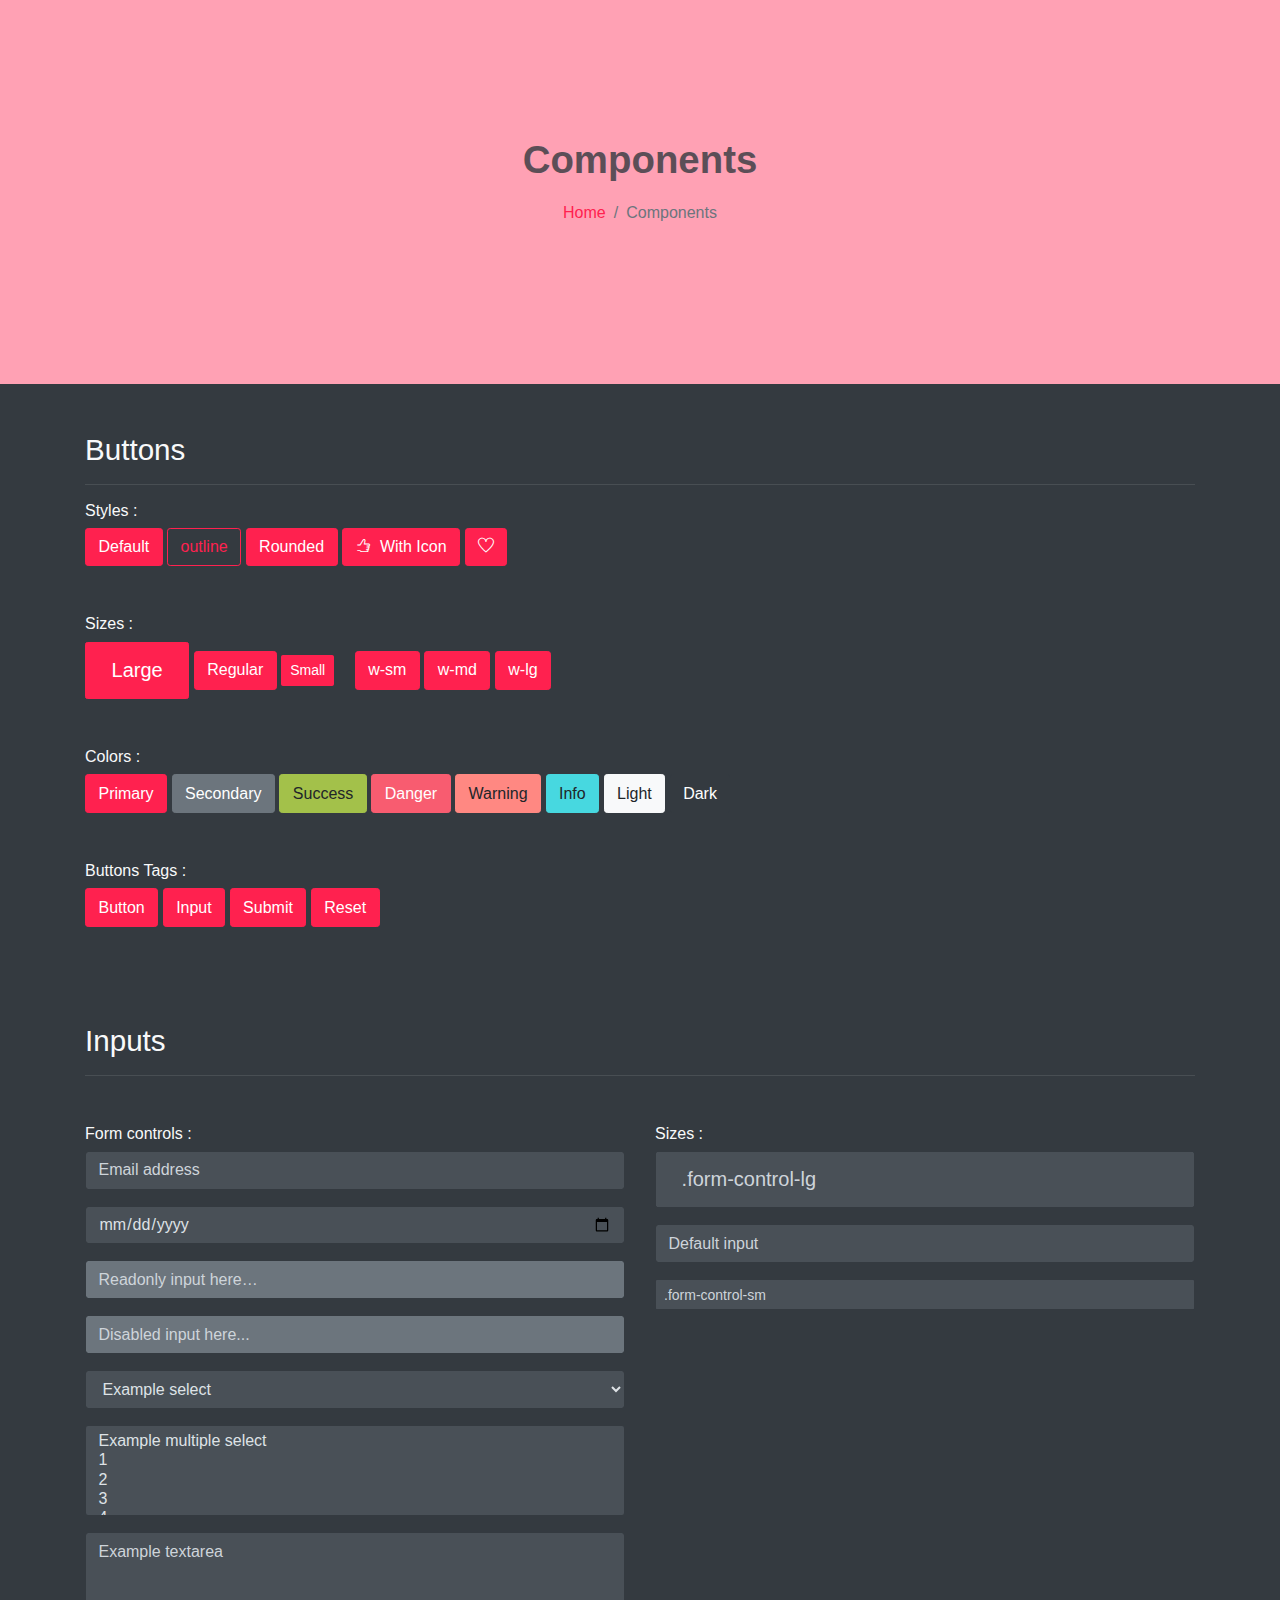
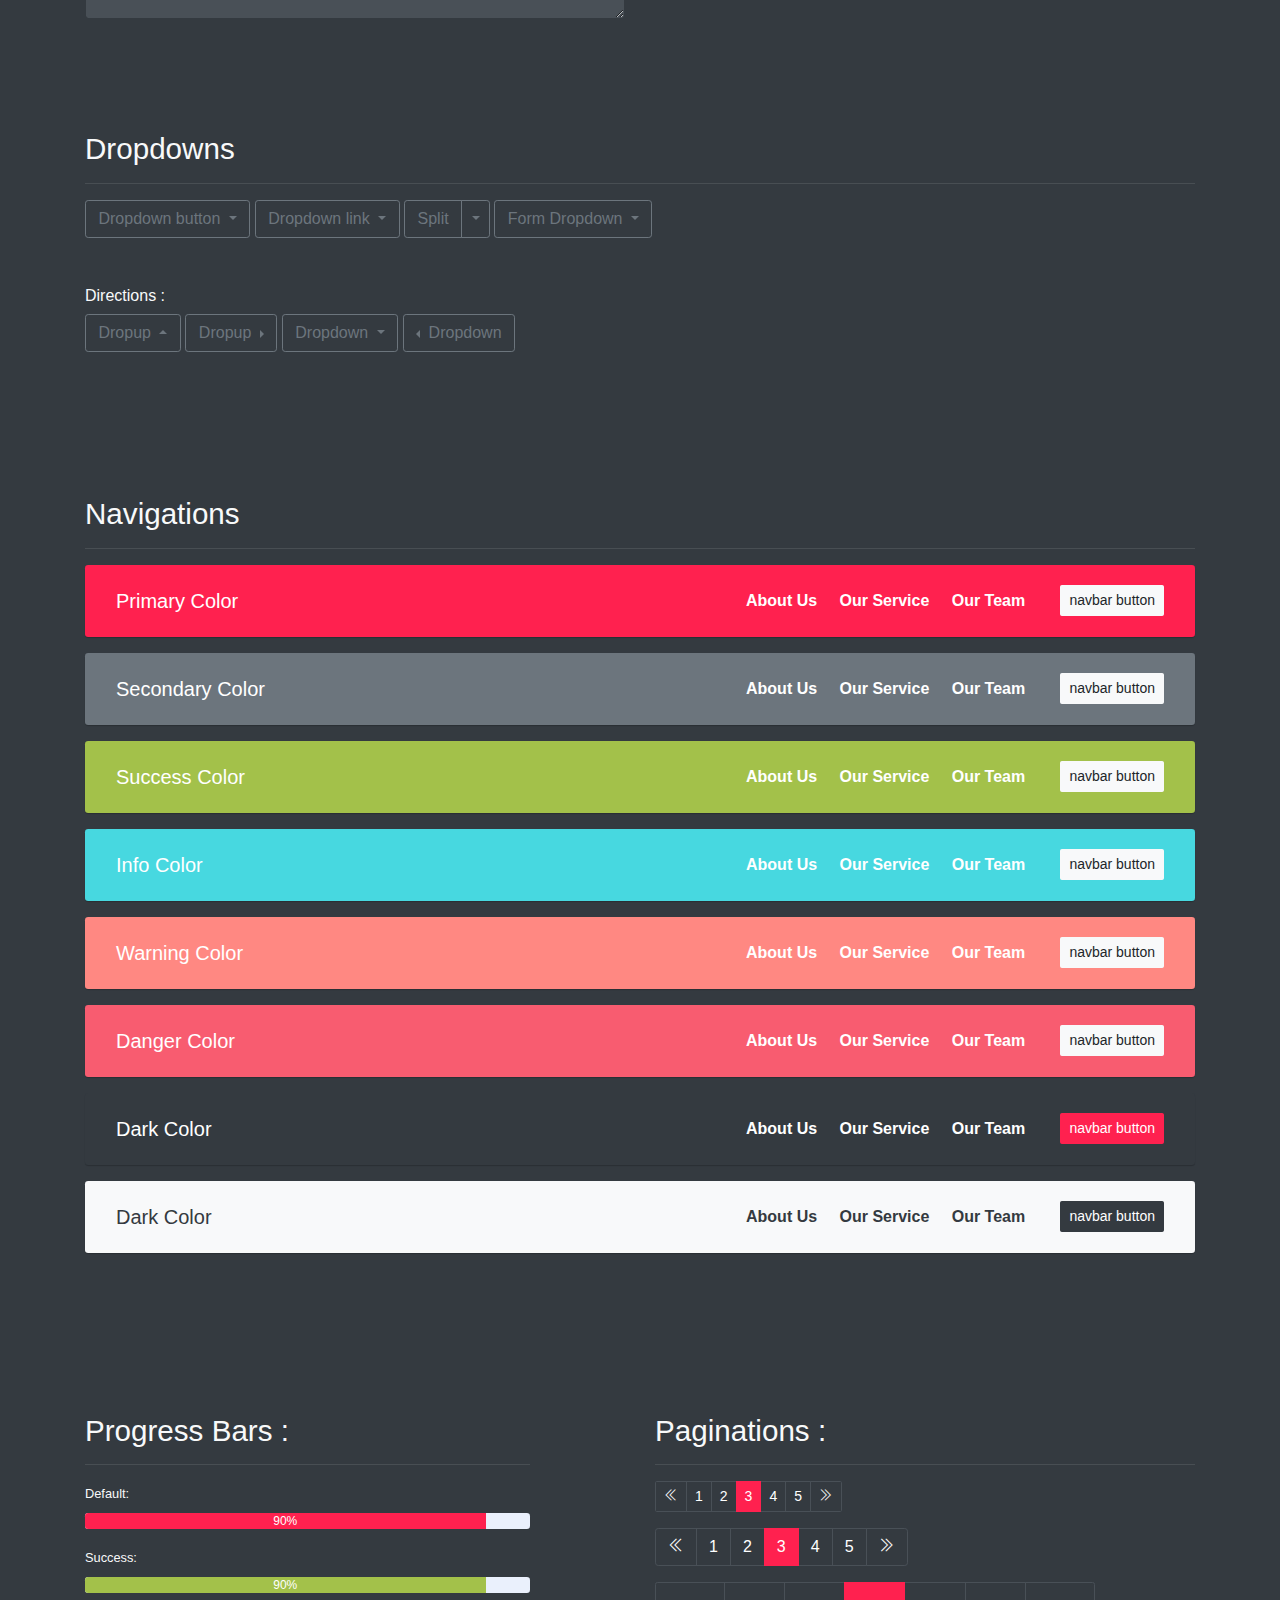
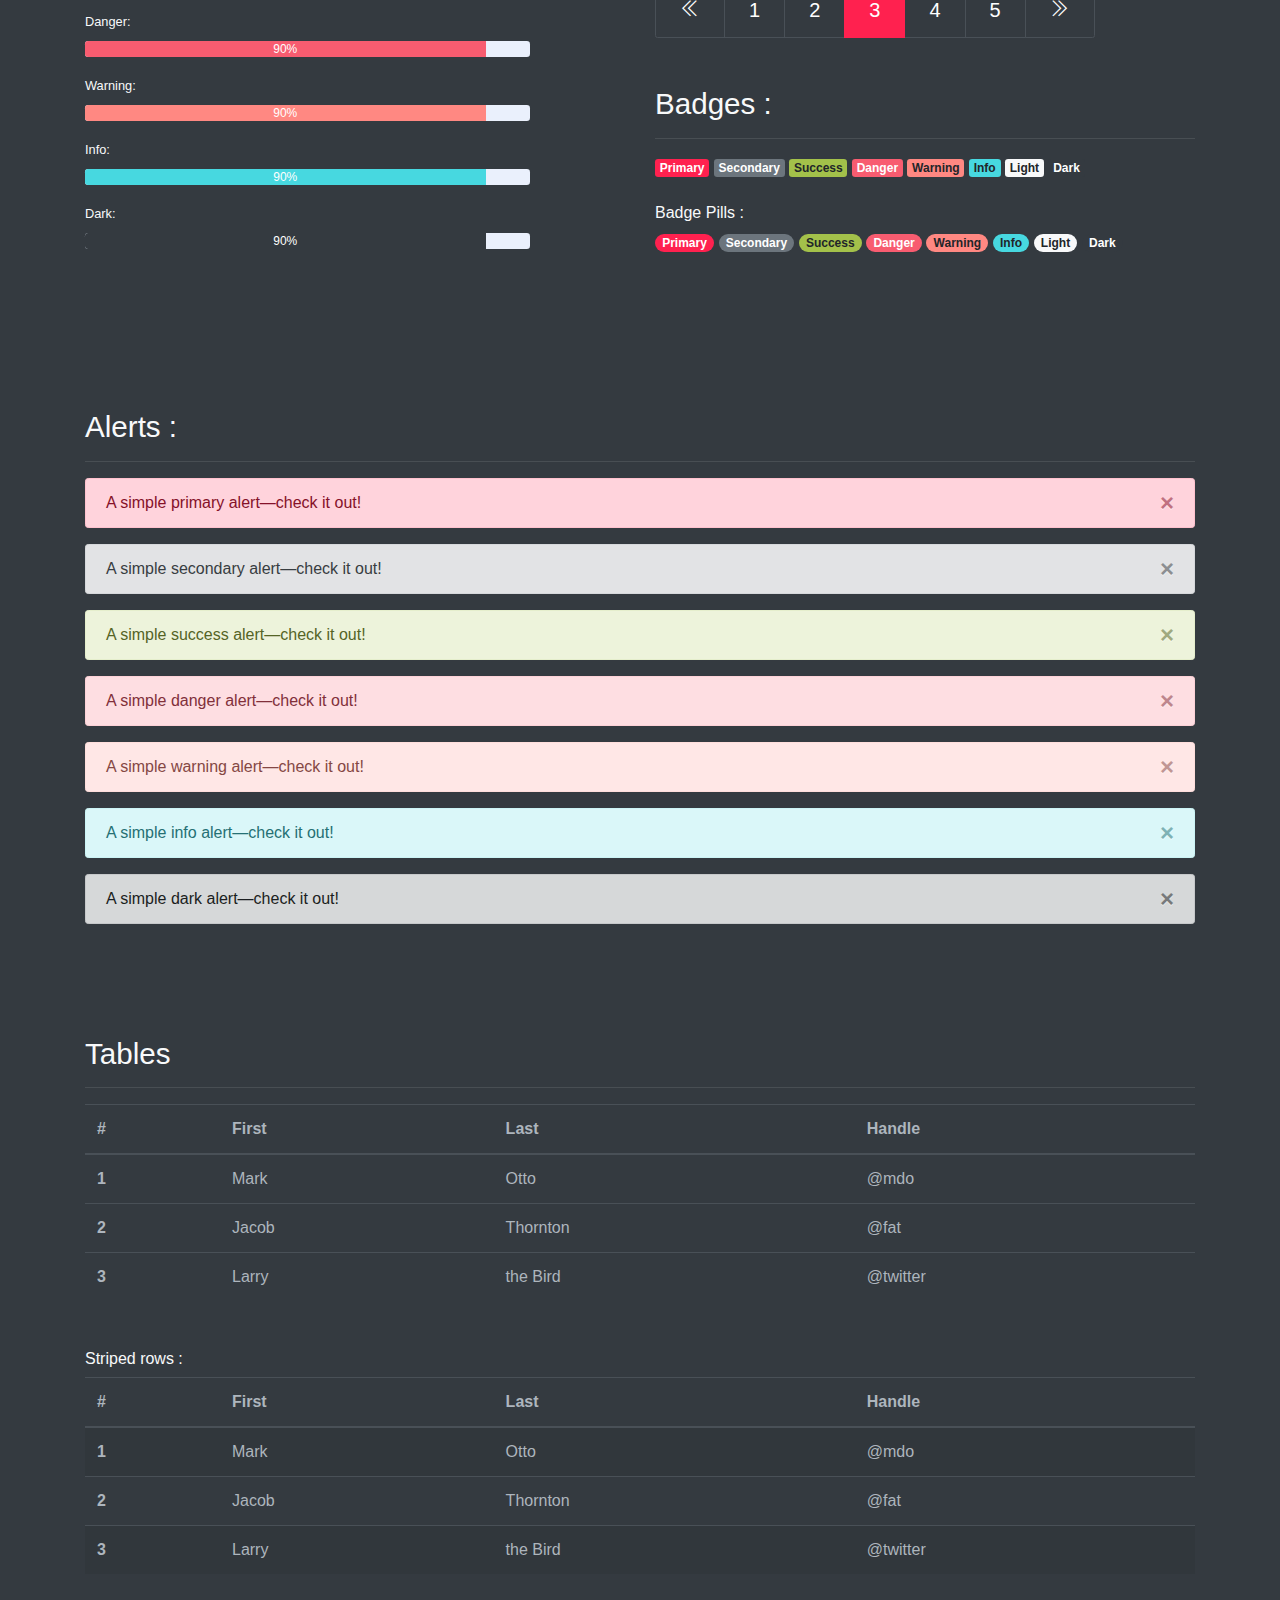
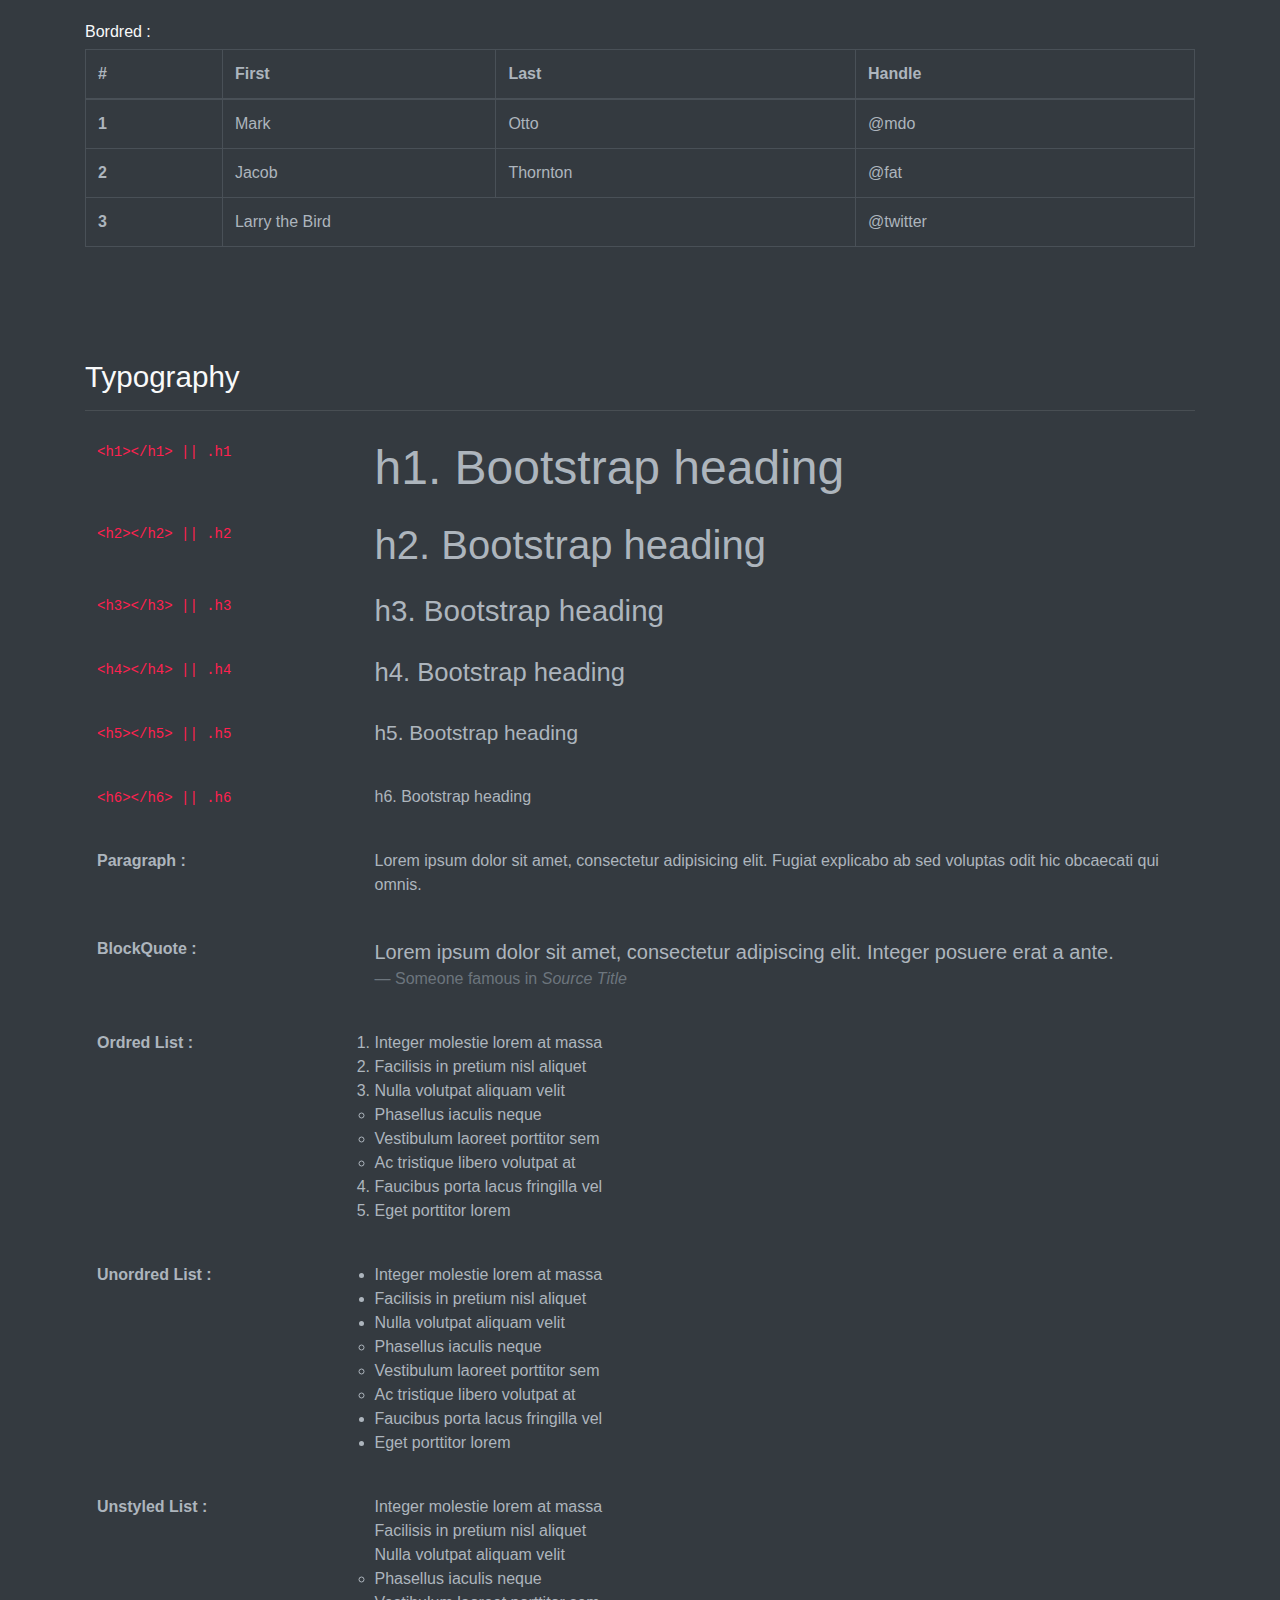
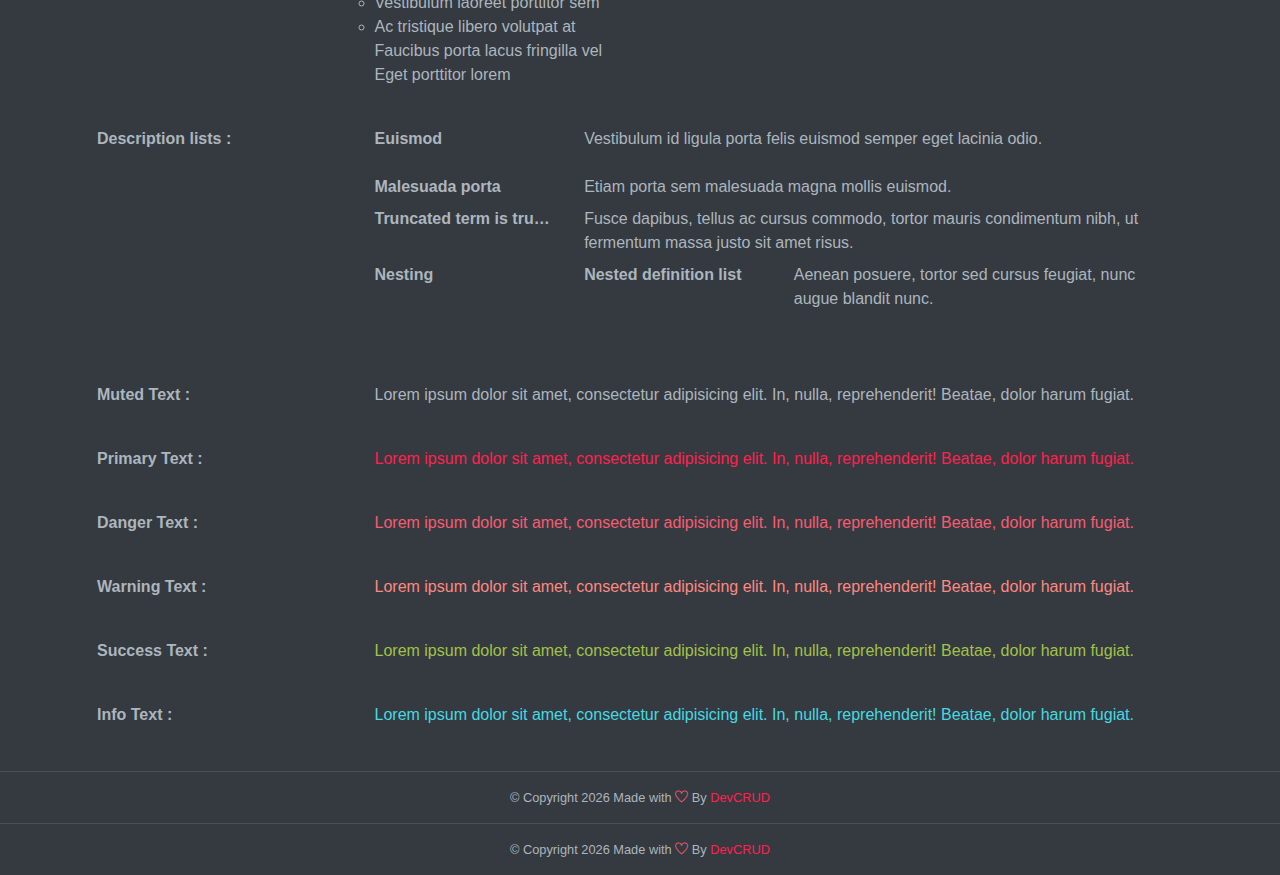
<file: components.html>
<!DOCTYPE html>
<html lang="en">
<head>
   <meta charset="utf-8">
    <meta name="viewport" content="width=device-width, initial-scale=1, shrink-to-fit=no">
    <meta name="description" content="Start your development with FoodHut landing page.">
    <meta name="author" content="Devcrud">
    <title>FoodHut | Free Bootstrap 4.3.x template</title>

   <!-- font icons -->
   <link rel="stylesheet" href="assets/vendors/themify-icons/css/themify-icons.css">

   <!-- Bootstrap + Steller  -->
   <link rel="stylesheet" href="assets/css/foodhut.css">
</head>
<body>

   <!-- Page Header -->
   <header class="header header-mini"> 
      <div class="header-title">Components</div> 
      <nav aria-label="breadcrumb">
         <ol class="breadcrumb">
            <li class="breadcrumb-item"><a href="/">Home</a></li>
            <li class="breadcrumb-item active" aria-current="page">Components</li>
         </ol>
      </nav>
   </header> <!-- End Of Page Header -->

   <!-- main content -->
   <div class="container">

      <!-- Buttons -->
      <h3 class="mt-5">Buttons</h3>
      <hr>
      <h6 class="section-secondary-title">Styles :</h6>
      <button class="btn btn-primary">Default</button>
      <button class="btn btn-outline-primary">outline</button>
      <button class="btn btn-primary rounded">Rounded</button>
      <button class="btn btn-primary rounded"><i class="ti-thumb-up pr-1"></i> With Icon</button>
      <button class="btn btn-primary circle"><i class="ti-heart"></i></button>

      <h6 class="section-secondary-title mt-5">Sizes :</h6>
      <button class="btn btn-primary btn-lg">Large</button>
      <button class="btn btn-primary ">Regular</button>
      <button class="btn btn-primary btn-sm">Small</button>
      <button class="btn btn-primary w-sm ml-3">w-sm</button>
      <button class="btn btn-primary w-md">w-md</button>
      <button class="btn btn-primary w-lg">w-lg</button>

      <h6 class="section-secondary-title mt-5">Colors :</h6>          
      <button type="button" class="btn btn-primary">Primary</button>
      <button type="button" class="btn btn-secondary">Secondary</button>
      <button type="button" class="btn btn-success">Success</button>
      <button type="button" class="btn btn-danger">Danger</button>
      <button type="button" class="btn btn-warning">Warning</button>
      <button type="button" class="btn btn-info">Info</button>
      <button type="button" class="btn btn-light">Light</button>
      <button type="button" class="btn btn-dark">Dark</button>

      <h6 class="section-secondary-title mt-5">Buttons Tags :</h6>
      <button class="btn btn-primary" type="submit">Button</button>
      <input class="btn btn-primary" type="button" value="Input">
      <input class="btn btn-primary" type="submit" value="Submit">
      <input class="btn btn-primary" type="reset" value="Reset">
      
      <!-- devider -->
      <div class="py-5"></div>

      <!-- Inputs -->
      <h3>Inputs</h3>
      <hr>
      <div class="row mt-5">
         <div class="col-md-6">
            <h6 class="section-secondary-title">Form controls :</h6>        
            <div class="form-group">
               <input type="email" class="form-control" id="exampleFormControlInput1" placeholder="Email address">
            </div>
            <div class="form-group">
               <input type="date" class="form-control" id="exampleFormControlInput1" placeholder="Date">
            </div>
            <div class="form-group">
               <input class="form-control" type="text" placeholder="Readonly input here…" readonly>
            </div>
            <div class="form-group">
               <input class="form-control" id="disabledInput" type="text" placeholder="Disabled input here..." disabled>
            </div>
            <div class="form-group">
               <select class="form-control" id="exampleFormControlSelect1">
                  <option>Example select</option>
                  <option>1</option>
                  <option>2</option>
                  <option>3</option>
                  <option>4</option>
                  <option>5</option>
               </select>
            </div>
            <div class="form-group">
               <select multiple class="form-control" id="exampleFormControlSelect2">
                  <option>Example multiple select</option>
                  <option>1</option>
                  <option>2</option>
                  <option>3</option>
                  <option>4</option>
                  <option>5</option>
               </select>
            </div>
            <div class="form-group">
               <textarea class="form-control" id="exampleFormControlTextarea1" rows="3" placeholder="Example textarea"></textarea>
            </div>
         </div>
         <div class="col-md-6">
            <h6 class="section-secondary-title">Sizes :</h6>    
            <div class="form-group">
               <input class="form-control form-control-lg" type="text" placeholder=".form-control-lg">             
            </div>
            <div class="form-group">
               <input class="form-control" type="text" placeholder="Default input">
            </div>
            <div class="form-group">
               <input class="form-control form-control-sm" type="text" placeholder=".form-control-sm"> 
            </div>
         </div>
      </div> <!-- end of inputs -->   

      <!-- devider -->
      <div class="py-5"></div>             

      <!-- Dropdowns -->
      <h3 class="components-section-title font-weight-normal">Dropdowns</h3>
      <hr>
      <div class="dropdown d-inline-block">
         <button class="btn btn-outline-secondary dropdown-toggle" type="button" id="dropdownMenuButton" data-toggle="dropdown" aria-haspopup="true" aria-expanded="false">
         Dropdown button
         </button>
         <div class="dropdown-menu" aria-labelledby="dropdownMenuButton">
         <a class="dropdown-item" href="#">Action</a>
         <a class="dropdown-item" href="#">Another action</a>
         <a class="dropdown-item" href="#">Something else here</a>
         </div>
      </div>
      <div class="dropdown d-inline-block">
         <a class="btn btn-outline-secondary dropdown-toggle" href="#" role="button" id="dropdownMenuLink" data-toggle="dropdown" aria-haspopup="true" aria-expanded="false">
            Dropdown link
         </a>
         <div class="dropdown-menu" aria-labelledby="dropdownMenuLink">
            <a class="dropdown-item" href="#">Action</a>
            <a class="dropdown-item" href="#">Another action</a>
            <a class="dropdown-item" href="#">Something else here</a>
         </div>
      </div>
      <div class="btn-group">
         <button type="button" class="btn btn-outline-secondary">Split</button>
         <button type="button" class="btn btn-outline-secondary dropdown-toggle dropdown-toggle-split" data-toggle="dropdown" aria-haspopup="true" aria-expanded="false">
         <span class="sr-only">Toggle Dropdown</span>
         </button>
         <div class="dropdown-menu">
            <a class="dropdown-item" href="#">Action</a>
            <a class="dropdown-item" href="#">Another action</a>
            <a class="dropdown-item" href="#">Something else here</a>
            <div class="dropdown-divider"></div>
            <a class="dropdown-item" href="#">Separated link</a>
         </div>
      </div>
      <div class="btn-group">
         <button class="btn btn-outline-secondary dropdown-toggle" type="button" id="dropdownMenuButton" data-toggle="dropdown" aria-haspopup="true" aria-expanded="false">
            Form Dropdown
         </button>
         <div class="dropdown-menu form">
            <form class="px-4 py-3">
               <div class="form-group">
                  <input type="email" class="form-control" id="exampleDropdownFormEmail1" placeholder="email@example.com">
               </div>
               <div class="form-group">
                  <input type="password" class="form-control" id="exampleDropdownFormPassword1" placeholder="Password">
               </div>
               <div class="form-check mb-3">
                  <input type="checkbox" class="form-check-input" id="dropdownCheck">
                  <label class="form-check-label" for="dropdownCheck">
                     Remember me
                  </label>
               </div>
               <button type="submit" class="btn btn-primary btn-block">Sign in</button>
            </form>
            <div class="dropdown-divider"></div>
            <a class="dropdown-item" href="#"><small>New around here? Sign up</small></a>
            <a class="dropdown-item" href="#"><small>Forgot password?</small></a>
         </div>
      </div>       
      <h6 class="section-secondary-title mt-5">Directions :</h6>  
      <div class="btn-group dropup">
         <button type="button" class="btn btn-outline-secondary dropdown-toggle" data-toggle="dropdown" aria-haspopup="true" aria-expanded="false">
            Dropup
         </button>
         <div class="dropdown-menu">
            <a class="dropdown-item" href="#">Action</a>
            <a class="dropdown-item" href="#">Another action</a>
            <a class="dropdown-item" href="#">Something else here</a>
            <div class="dropdown-divider"></div>
            <a class="dropdown-item" href="#">Separated link</a>
         </div>
      </div>
      <div class="btn-group dropright">
         <button type="button" class="btn btn-outline-secondary dropdown-toggle" data-toggle="dropdown" aria-haspopup="true" aria-expanded="false">
            Dropup
         </button>
         <div class="dropdown-menu">
            <a class="dropdown-item" href="#">Action</a>
            <a class="dropdown-item" href="#">Another action</a>
            <a class="dropdown-item" href="#">Something else here</a>
            <div class="dropdown-divider"></div>
            <a class="dropdown-item" href="#">Separated link</a>
         </div>
      </div>
      <div class="btn-group">
         <button type="button" class="btn btn-outline-secondary dropdown-toggle" data-toggle="dropdown" aria-haspopup="true" aria-expanded="false">
            Dropdown
         </button>
         <div class="dropdown-menu">
            <a class="dropdown-item" href="#">Action</a>
            <a class="dropdown-item" href="#">Another action</a>
            <a class="dropdown-item" href="#">Something else here</a>
            <div class="dropdown-divider"></div>
            <a class="dropdown-item" href="#">Separated link</a>
         </div>
      </div>
      <div class="btn-group dropleft">
         <button type="button" class="btn btn-outline-secondary dropdown-toggle" data-toggle="dropdown" aria-haspopup="true" aria-expanded="false">
            Dropdown
         </button>
         <div class="dropdown-menu">
            <a class="dropdown-item" href="#">Action</a>
            <a class="dropdown-item" href="#">Another action</a>
            <a class="dropdown-item" href="#">Something else here</a>
            <div class="dropdown-divider"></div>
            <a class="dropdown-item" href="#">Separated link</a>
         </div>
      </div> <!-- end of Dropdowns -->  

      <!-- devider -->
      <div class="py-5"></div>   

      <!-- navbars -->
      <h3 class="components-section-title font-weight-normal mt-5">Navigations</h3>
      <hr>
      <nav class="navbar navbar-expand-sm navbar-dark bg-primary rounded shadow mb-3">
         <div class="container">
            <a class="navbar-brand" href="#">Primary Color</a>
            <button class="navbar-toggler ml-auto" type="button" data-toggle="collapse" data-target="#navbarSupportedContent" aria-controls="navbarSupportedContent" aria-expanded="false" aria-label="Toggle navigation">
            <span class="navbar-toggler-icon"></span>
            </button>
            <div class="collapse navbar-collapse" id="navbarSupportedContent">
               <ul class="navbar-nav ml-auto"> 
                  <li class="nav-item">
                     <a class="nav-link" href="#about">About Us</a>
                  </li>
                  <li class="nav-item">
                     <a class="nav-link" href="#service">Our Service</a>
                  </li>
                  <li class="nav-item">
                     <a class="nav-link" href="#team">Our Team</a>
                  </li>
                  <li class="nav-item">
                     <a href="#book-table" class="ml-4 mt-1 btn btn-light btn-sm">navbar button</a>
                  </li>
               </ul>                       
            </div>
         </div>
      </nav>
      <nav class="navbar navbar-expand-sm navbar-dark bg-secondary rounded shadow mb-3">
         <div class="container">
            <a class="navbar-brand" href="#">Secondary Color</a>
            <button class="navbar-toggler ml-auto" type="button" data-toggle="collapse" data-target="#navbarSupportedContent" aria-controls="navbarSupportedContent" aria-expanded="false" aria-label="Toggle navigation">
            <span class="navbar-toggler-icon"></span>
            </button>
            <div class="collapse navbar-collapse" id="navbarSupportedContent">
               <ul class="navbar-nav ml-auto"> 
                  <li class="nav-item">
                     <a class="nav-link" href="#about">About Us</a>
                  </li>
                  <li class="nav-item">
                     <a class="nav-link" href="#service">Our Service</a>
                  </li>
                  <li class="nav-item">
                     <a class="nav-link" href="#team">Our Team</a>
                  </li>
                  <li class="nav-item">
                     <a href="#book-table" class="ml-4 mt-1 btn btn-light btn-sm">navbar button</a>
                  </li>
               </ul>                       
            </div>
         </div>
      </nav>
      <nav class="navbar navbar-expand-sm navbar-dark bg-success rounded shadow mb-3">
         <div class="container">
            <a class="navbar-brand" href="#">Success Color</a>
            <button class="navbar-toggler ml-auto" type="button" data-toggle="collapse" data-target="#navbarSupportedContent" aria-controls="navbarSupportedContent" aria-expanded="false" aria-label="Toggle navigation">
            <span class="navbar-toggler-icon"></span>
            </button>
            <div class="collapse navbar-collapse" id="navbarSupportedContent">
               <ul class="navbar-nav ml-auto"> 
                  <li class="nav-item">
                     <a class="nav-link" href="#about">About Us</a>
                  </li>
                  <li class="nav-item">
                     <a class="nav-link" href="#service">Our Service</a>
                  </li>
                  <li class="nav-item">
                     <a class="nav-link" href="#team">Our Team</a>
                  </li>
                  <li class="nav-item">
                     <a href="#book-table" class="ml-4 mt-1 btn btn-light btn-sm">navbar button</a>
                  </li>
               </ul>                       
            </div>
         </div>
      </nav>
      <nav class="navbar navbar-expand-sm navbar-dark bg-info rounded shadow mb-3">
         <div class="container">
            <a class="navbar-brand" href="#">Info Color</a>
            <button class="navbar-toggler ml-auto" type="button" data-toggle="collapse" data-target="#navbarSupportedContent" aria-controls="navbarSupportedContent" aria-expanded="false" aria-label="Toggle navigation">
            <span class="navbar-toggler-icon"></span>
            </button>
            <div class="collapse navbar-collapse" id="navbarSupportedContent">
               <ul class="navbar-nav ml-auto"> 
                  <li class="nav-item">
                     <a class="nav-link" href="#about">About Us</a>
                  </li>
                  <li class="nav-item">
                     <a class="nav-link" href="#service">Our Service</a>
                  </li>
                  <li class="nav-item">
                     <a class="nav-link" href="#team">Our Team</a>
                  </li>
                  <li class="nav-item">
                     <a href="#book-table" class="ml-4 mt-1 btn btn-light btn-sm">navbar button</a>
                  </li>
               </ul>                       
            </div>
         </div>
      </nav>
      <nav class="navbar navbar-expand-sm navbar-dark bg-warning rounded shadow mb-3">
         <div class="container">
            <a class="navbar-brand" href="#">Warning Color</a>
            <button class="navbar-toggler ml-auto" type="button" data-toggle="collapse" data-target="#navbarSupportedContent" aria-controls="navbarSupportedContent" aria-expanded="false" aria-label="Toggle navigation">
            <span class="navbar-toggler-icon"></span>
            </button>
            <div class="collapse navbar-collapse" id="navbarSupportedContent">
               <ul class="navbar-nav ml-auto"> 
                  <li class="nav-item">
                     <a class="nav-link" href="#about">About Us</a>
                  </li>
                  <li class="nav-item">
                     <a class="nav-link" href="#service">Our Service</a>
                  </li>
                  <li class="nav-item">
                     <a class="nav-link" href="#team">Our Team</a>
                  </li>
                  <li class="nav-item">
                     <a href="#book-table" class="ml-4 mt-1 btn btn-light btn-sm">navbar button</a>
                  </li>
               </ul>                       
            </div>
         </div>
      </nav>
      <nav class="navbar navbar-expand-sm navbar-dark bg-danger rounded shadow mb-3">
         <div class="container">
            <a class="navbar-brand" href="#">Danger Color</a>
            <button class="navbar-toggler ml-auto" type="button" data-toggle="collapse" data-target="#navbarSupportedContent" aria-controls="navbarSupportedContent" aria-expanded="false" aria-label="Toggle navigation">
            <span class="navbar-toggler-icon"></span>
            </button>
            <div class="collapse navbar-collapse" id="navbarSupportedContent">
               <ul class="navbar-nav ml-auto"> 
                  <li class="nav-item">
                     <a class="nav-link" href="#about">About Us</a>
                  </li>
                  <li class="nav-item">
                     <a class="nav-link" href="#service">Our Service</a>
                  </li>
                  <li class="nav-item">
                     <a class="nav-link" href="#team">Our Team</a>
                  </li>
                  <li class="nav-item">
                     <a href="#book-table" class="ml-4 mt-1 btn btn-light btn-sm">navbar button</a>
                  </li>
               </ul>                       
            </div>
         </div>
      </nav>
      <nav class="navbar navbar-expand-sm navbar-dark bg-dark rounded shadow mb-3">
         <div class="container">
            <a class="navbar-brand" href="#">Dark Color</a>
            <button class="navbar-toggler ml-auto" type="button" data-toggle="collapse" data-target="#navbarSupportedContent" aria-controls="navbarSupportedContent" aria-expanded="false" aria-label="Toggle navigation">
            <span class="navbar-toggler-icon"></span>
            </button>
            <div class="collapse navbar-collapse" id="navbarSupportedContent">
               <ul class="navbar-nav ml-auto"> 
                  <li class="nav-item">
                     <a class="nav-link" href="#about">About Us</a>
                  </li>
                  <li class="nav-item">
                     <a class="nav-link" href="#service">Our Service</a>
                  </li>
                  <li class="nav-item">
                     <a class="nav-link" href="#team">Our Team</a>
                  </li>
                  <li class="nav-item">
                     <a href="#book-table" class="ml-4 mt-1 btn btn-primary btn-sm">navbar button</a>
                  </li>
               </ul>                       
            </div>
         </div>
      </nav>
      <nav class="navbar navbar-expand-sm navbar-light bg-light rounded shadow mb-3">
         <div class="container">
            <a class="navbar-brand" href="#">Dark Color</a>
            <button class="navbar-toggler ml-auto" type="button" data-toggle="collapse" data-target="#navbarSupportedContent" aria-controls="navbarSupportedContent" aria-expanded="false" aria-label="Toggle navigation">
            <span class="navbar-toggler-icon"></span>
            </button>
            <div class="collapse navbar-collapse" id="navbarSupportedContent">
               <ul class="navbar-nav ml-auto"> 
                  <li class="nav-item">
                     <a class="nav-link" href="#about">About Us</a>
                  </li>
                  <li class="nav-item">
                     <a class="nav-link" href="#service">Our Service</a>
                  </li>
                  <li class="nav-item">
                     <a class="nav-link" href="#team">Our Team</a>
                  </li>
                  <li class="nav-item">
                     <a href="#book-table" class="ml-4 mt-1 btn btn-dark btn-sm">navbar button</a>
                  </li>
               </ul>                       
            </div>
         </div>
      </nav>
      <!-- End of navbars -->

      <!-- devider -->
      <div class="py-5"></div>   
      
      <!-- progress bars -->
      <div class="row justify-content-between">
         <div class="col-md-5">
            <h3 class="components-section-title font-weight-normal mt-5">Progress Bars :</h3>
            <hr>
            <small>Default: </small>
            <div class="progress mt-2 mb-3">
               <div class="progress-bar" role="progressbar" style="width: 90%" aria-valuenow="25" aria-valuemin="0" aria-valuemax="100"><span>90%</span></div>
            </div>
            <small>Success:</small>
            <div class="progress mt-2 mb-3">
               <div class="progress-bar bg-success" role="progressbar" style="width: 90%" aria-valuenow="25" aria-valuemin="0" aria-valuemax="100"><span>90%</span></div>
            </div>
            <small>Danger:</small>
            <div class="progress mt-2 mb-3">
               <div class="progress-bar bg-danger" role="progressbar" style="width: 90%" aria-valuenow="25" aria-valuemin="0" aria-valuemax="100"><span>90%</span></div>
            </div>
            <small>Warning:</small>
            <div class="progress mt-2 mb-3">
               <div class="progress-bar bg-warning" role="progressbar" style="width: 90%" aria-valuenow="25" aria-valuemin="0" aria-valuemax="100"><span>90%</span></div>
            </div>
            <small>Info:</small>
            <div class="progress mt-2 mb-3">
               <div class="progress-bar bg-info" role="progressbar" style="width: 90%" aria-valuenow="25" aria-valuemin="0" aria-valuemax="100"><span>90%</span></div>
            </div>
            <small>Dark:</small>
            <div class="progress mt-2 mb-3">
               <div class="progress-bar bg-dark" role="progressbar" style="width: 90%" aria-valuenow="25" aria-valuemin="0" aria-valuemax="100"><span>90%</span></div>
            </div>
         </div>
         <div class="col-md-6">
            <h3 class="components-section-title font-weight-normal mt-5">Paginations :</h3>
            <hr>
            <nav aria-label="Page navigation example">
               <ul class="pagination pagination-sm">
                  <li class="page-item"><a class="page-link" href="#"><i class="ti-angle-double-left"></i></a></li>
                  <li class="page-item"><a class="page-link" href="#">1</a></li>
                  <li class="page-item"><a class="page-link" href="#">2</a></li>
                  <li class="page-item active"><a class="page-link" href="#">3</a></li>
                  <li class="page-item"><a class="page-link" href="#">4</a></li>
                  <li class="page-item"><a class="page-link" href="#">5</a></li>
                  <li class="page-item"><a class="page-link" href="#"><i class="ti-angle-double-right"></i></a></li>
               </ul>
            </nav>
            <nav aria-label="Page navigation example">
               <ul class="pagination">
               <li class="page-item"><a class="page-link" href="#"><i class="ti-angle-double-left"></i></a></li>
                  <li class="page-item"><a class="page-link" href="#">1</a></li>
                  <li class="page-item"><a class="page-link" href="#">2</a></li>
                  <li class="page-item active"><a class="page-link" href="#">3</a></li>
                  <li class="page-item"><a class="page-link" href="#">4</a></li>
                  <li class="page-item"><a class="page-link" href="#">5</a></li>
                  <li class="page-item"><a class="page-link" href="#"><i class="ti-angle-double-right"></i></a></li>
               </ul>
            </nav>
            <nav aria-label="Page navigation example">
               <ul class="pagination pagination-lg">
                  <li class="page-item"><a class="page-link" href="#"><i class="ti-angle-double-left"></i></a></li>
                  <li class="page-item"><a class="page-link" href="#">1</a></li>
                  <li class="page-item"><a class="page-link" href="#">2</a></li>
                  <li class="page-item active"><a class="page-link" href="#">3</a></li>
                  <li class="page-item"><a class="page-link" href="#">4</a></li>
                  <li class="page-item"><a class="page-link" href="#">5</a></li>
                  <li class="page-item"><a class="page-link" href="#"><i class="ti-angle-double-right"></i></a></li>
               </ul>
            </nav>

            <!-- Badges -->
            <h3 class="components-section-title font-weight-normal mt-5">Badges :</h3>
            <hr>
            <span class="badge badge-primary">Primary</span>
            <span class="badge badge-secondary">Secondary</span>
            <span class="badge badge-success">Success</span>
            <span class="badge badge-danger">Danger</span>
            <span class="badge badge-warning">Warning</span>
            <span class="badge badge-info">Info</span>
            <span class="badge badge-light">Light</span>
            <span class="badge badge-dark">Dark</span>
            <h6 class="section-secondary-title mt-4 mb-2">Badge Pills :</h6>
            <span class="badge badge-pill badge-primary">Primary</span>
            <span class="badge badge-pill badge-secondary">Secondary</span>
            <span class="badge badge-pill badge-success">Success</span>
            <span class="badge badge-pill badge-danger">Danger</span>
            <span class="badge badge-pill badge-warning">Warning</span>
            <span class="badge badge-pill badge-info">Info</span>
            <span class="badge badge-pill badge-light">Light</span>
            <span class="badge badge-pill badge-dark">Dark</span>
         </div>
      </div> <!-- End of Progress bars -->

      <!-- devider -->
      <div class="py-5"></div>  

      <!-- Alerts -->
      <h3 class="components-section-title font-weight-normal mt-5">Alerts :</h3>
      <hr>
      <div class="alert alert-primary alert-dismissible fade show" role="alert">
         A simple primary alert—check it out!
         <button type="button" class="close" data-dismiss="alert" aria-label="Close">
            <span aria-hidden="true">&times;</span>
         </button>
      </div>
      <div class="alert alert-secondary alert-dismissible fade show" role="alert">
         A simple secondary alert—check it out!
         <button type="button" class="close" data-dismiss="alert" aria-label="Close">
            <span aria-hidden="true">&times;</span>
         </button>
      </div>
      <div class="alert alert-success alert-dismissible fade show" role="alert">
         A simple success alert—check it out!
         <button type="button" class="close" data-dismiss="alert" aria-label="Close">
            <span aria-hidden="true">&times;</span>
         </button>
      </div>
      <div class="alert alert-danger alert-dismissible fade show" role="alert">
         A simple danger alert—check it out!
         <button type="button" class="close" data-dismiss="alert" aria-label="Close">
            <span aria-hidden="true">&times;</span>
         </button>
      </div>
      <div class="alert alert-warning alert-dismissible fade show" role="alert">
         A simple warning alert—check it out!
         <button type="button" class="close" data-dismiss="alert" aria-label="Close">
            <span aria-hidden="true">&times;</span>
         </button>
      </div>
      <div class="alert alert-info alert-dismissible fade show" role="alert">
         A simple info alert—check it out!
         <button type="button" class="close" data-dismiss="alert" aria-label="Close">
            <span aria-hidden="true">&times;</span>
         </button>
      </div>
      <div class="alert alert-dark alert-dismissible fade show" role="alert">
         A simple dark alert—check it out!
         <button type="button" class="close" data-dismiss="alert" aria-label="Close">
            <span aria-hidden="true">&times;</span>
         </button>
      </div>
      <!-- end of alerts -->

      <!-- devider -->
      <div class="py-5"></div> 
   
      <!-- tables -->
      <h3 class="components-section-title">Tables</h3>
      <hr>
      <table class="table">
         <thead>
            <tr>
               <th scope="col">#</th>
               <th scope="col">First</th>
               <th scope="col">Last</th>
               <th scope="col">Handle</th>
            </tr>
         </thead>
         <tbody>
            <tr>
               <th scope="row">1</th>
               <td>Mark</td>
               <td>Otto</td>
               <td>@mdo</td>
            </tr>
            <tr>
               <th scope="row">2</th>
               <td>Jacob</td>
               <td>Thornton</td>
               <td>@fat</td>
            </tr>
            <tr>
               <th scope="row">3</th>
               <td>Larry</td>
               <td>the Bird</td>
               <td>@twitter</td>
            </tr>
         </tbody>
      </table>

      <h6 class="section-secondary-title mt-5">Striped rows :</h6>
      <table class="table table-striped">
         <thead>
            <tr>
               <th scope="col">#</th>
               <th scope="col">First</th>
               <th scope="col">Last</th>
               <th scope="col">Handle</th>
            </tr>
         </thead>
         <tbody>
            <tr>
               <th scope="row">1</th>
               <td>Mark</td>
               <td>Otto</td>
               <td>@mdo</td>
            </tr>
            <tr>
               <th scope="row">2</th>
               <td>Jacob</td>
               <td>Thornton</td>
               <td>@fat</td>
            </tr>
            <tr>
               <th scope="row">3</th>
               <td>Larry</td>
               <td>the Bird</td>
               <td>@twitter</td>
            </tr>
         </tbody>
      </table>

      <h6 class="section-secondary-title mt-5">Bordred :</h6>
      <table class="table table-bordered">
         <thead>
            <tr>
               <th scope="col">#</th>
               <th scope="col">First</th>
               <th scope="col">Last</th>
               <th scope="col">Handle</th>
            </tr>
         </thead>
         <tbody>
            <tr>
               <th scope="row">1</th>
               <td>Mark</td>
               <td>Otto</td>
               <td>@mdo</td>
            </tr>
            <tr>
               <th scope="row">2</th>
               <td>Jacob</td>
               <td>Thornton</td>
               <td>@fat</td>
            </tr>
            <tr>
               <th scope="row">3</th>
               <td colspan="2">Larry the Bird</td>
               <td>@twitter</td>
            </tr>
         </tbody>
      </table>
      <!-- end of tables -->

      <!-- devider -->
      <div class="py-5"></div> 

      <!-- typography -->
      <h3 class="components-section-title">Typography</h3>
      <hr>
      
      <table class="table table-borderless v-align-center">
         <tbody>
            <tr>
               <td>
                  <p><code class="highlighter-rouge">&lt;h1&gt;&lt;/h1&gt; || .h1</code></p>
               </td>
               <td class="w-75"><span class="h1">h1. Bootstrap heading</span></td>
            </tr>
            <tr>
               <td>
                  <p><code class="highlighter-rouge">&lt;h2&gt;&lt;/h2&gt; || .h2</code></p>
               </td>
               <td><span class="h2">h2. Bootstrap heading</span></td>
            </tr>
            <tr>
               <td>
                  <p><code class="highlighter-rouge">&lt;h3&gt;&lt;/h3&gt; || .h3</code></p>
               </td>
               <td><span class="h3">h3. Bootstrap heading</span></td>
            </tr>
            <tr>
               <td>
                  <p><code class="highlighter-rouge">&lt;h4&gt;&lt;/h4&gt; || .h4</code></p>
               </td>
               <td><span class="h4">h4. Bootstrap heading</span></td>
            </tr>
            <tr>
               <td>
                  <p><code class="highlighter-rouge">&lt;h5&gt;&lt;/h5&gt; || .h5</code></p>
               </td>
               <td><span class="h5">h5. Bootstrap heading</span></td>
            </tr>
            <tr>
               <td>
                  <p><code class="highlighter-rouge">&lt;h6&gt;&lt;/h6&gt; || .h6</code></p>
               </td>
               <td><span class="h6">h6. Bootstrap heading</span></td>
            </tr>
            <tr>
               <td>
                  <p class="font-weight-bold text-muted">Paragraph :</p>
               </td>
               <td><p>Lorem ipsum dolor sit amet, consectetur adipisicing elit. Fugiat explicabo ab sed voluptas odit hic obcaecati qui omnis.</p></td>
            </tr>
            <tr>
               <td>
                  <p class="font-weight-bold text-muted">BlockQuote :</p>
               </td>
               <td>
                  <blockquote class="blockquote">
                     <p class="mb-0">Lorem ipsum dolor sit amet, consectetur adipiscing elit. Integer posuere erat a ante.</p>
                     <footer class="blockquote-footer">Someone famous in <cite title="Source Title">Source Title</cite></footer>
                  </blockquote>
               </td>
            </tr>
            <tr>
               <td><p class="font-weight-bold text-muted">Ordred List :</p></td>
               <td>
                  <ol>
                     <li>Integer molestie lorem at massa</li>
                     <li>Facilisis in pretium nisl aliquet</li>
                     <li>Nulla volutpat aliquam velit
                        <ul>
                           <li>Phasellus iaculis neque</li>
                           <li>Vestibulum laoreet porttitor sem</li>
                           <li>Ac tristique libero volutpat at</li>
                        </ul>
                     </li>
                     <li>Faucibus porta lacus fringilla vel</li>
                     <li>Eget porttitor lorem</li>
                  </ol>
               </td>
            </tr>
            <tr>
               <td><p class="font-weight-bold text-muted">Unordred List :</p></td>
               <td>
                  <ul >
                     <li>Integer molestie lorem at massa</li>
                     <li>Facilisis in pretium nisl aliquet</li>
                     <li>Nulla volutpat aliquam velit
                        <ul>
                           <li>Phasellus iaculis neque</li>
                           <li>Vestibulum laoreet porttitor sem</li>
                           <li>Ac tristique libero volutpat at</li>
                        </ul>
                     </li>
                     <li>Faucibus porta lacus fringilla vel</li>
                     <li>Eget porttitor lorem</li>
                  </ul>
               </td>
            </tr>
            <tr>
               <td><p class="font-weight-bold text-muted">Unstyled List :</p></td>
               <td>
                  <ul class="list-unstyled">
                     <li>Integer molestie lorem at massa</li>
                     <li>Facilisis in pretium nisl aliquet</li>
                     <li>Nulla volutpat aliquam velit
                        <ul>
                           <li>Phasellus iaculis neque</li>
                           <li>Vestibulum laoreet porttitor sem</li>
                           <li>Ac tristique libero volutpat at</li>
                        </ul>
                     </li>
                     <li>Faucibus porta lacus fringilla vel</li>
                     <li>Eget porttitor lorem</li>
                  </ul>
               </td>
            </tr>
            <tr>
               <td class="font-weight-bold text-muted">Description lists : </td>
               <td>
                  <dl class="row">
                     <dt class="col-sm-3">Euismod</dt>
                     <dd class="col-sm-9">
                        <p>Vestibulum id ligula porta felis euismod semper eget lacinia odio.</p>
                     </dd>

                     <dt class="col-sm-3">Malesuada porta</dt>
                     <dd class="col-sm-9">Etiam porta sem malesuada magna mollis euismod.</dd>

                     <dt class="col-sm-3 text-truncate">Truncated term is truncated</dt>
                     <dd class="col-sm-9">Fusce dapibus, tellus ac cursus commodo, tortor mauris condimentum nibh, ut fermentum massa justo sit amet risus.</dd>

                     <dt class="col-sm-3">Nesting</dt>
                     <dd class="col-sm-9">
                        <dl class="row">
                           <dt class="col-sm-4">Nested definition list</dt>
                           <dd class="col-sm-8">Aenean posuere, tortor sed cursus feugiat, nunc augue blandit nunc.</dd>
                        </dl>
                     </dd>
                  </dl>
               </td>
            </tr>
            <tr>
               <td>
                  <p class="font-weight-bold text-muted">Muted Text :</p>
               </td>
               <td>
                  <p class="text-muted">Lorem ipsum dolor sit amet, consectetur adipisicing elit. In, nulla, reprehenderit! Beatae, dolor harum fugiat.</p>
               </td>
            </tr>
            <tr>
               <td>
                  <p class="font-weight-bold text-muted">Primary Text :</p>
               </td>
               <td>
                  <p class="text-primary">Lorem ipsum dolor sit amet, consectetur adipisicing elit. In, nulla, reprehenderit! Beatae, dolor harum fugiat.</p>
               </td>
            </tr>
            <tr>
               <td>
                  <p class="font-weight-bold text-muted">Danger Text :</p>
               </td>
               <td>
                  <p class="text-danger">Lorem ipsum dolor sit amet, consectetur adipisicing elit. In, nulla, reprehenderit! Beatae, dolor harum fugiat.</p>
               </td>
            </tr>
            <tr>
               <td>
                  <p class="font-weight-bold text-muted">Warning Text :</p>
               </td>
               <td>
                  <p class="text-warning">Lorem ipsum dolor sit amet, consectetur adipisicing elit. In, nulla, reprehenderit! Beatae, dolor harum fugiat.</p>
               </td>
            </tr>
            <tr>
               <td>
                  <p class="font-weight-bold text-muted">Success Text :</p>
               </td>
               <td>
                  <p class="text-success">Lorem ipsum dolor sit amet, consectetur adipisicing elit. In, nulla, reprehenderit! Beatae, dolor harum fugiat.</p>
               </td>
            </tr>
            <tr>
               <td>
                  <p class="font-weight-bold text-muted">Info Text :</p>
               </td>
               <td>
                  <p class="text-info">Lorem ipsum dolor sit amet, consectetur adipisicing elit. In, nulla, reprehenderit! Beatae, dolor harum fugiat.</p>
               </td>
            </tr>
         </tbody>
      </table>
   </div>
   <!-- end of typography -->

   <!-- Page Footer -->
   <div class="bg-dark text-light text-center border-top wow fadeIn">
        <p class="mb-0 py-3 text-muted small">&copy; Copyright <script>document.write(new Date().getFullYear())</script> Made with <i class="ti-heart text-danger"></i> By <a href="http://devcrud.com">DevCRUD</a></p>
    </div>
    <!-- End of Page Footer -->
   
   <!-- core  -->
   <script src="assets/vendors/jquery/jquery-3.4.1.js"></script>
   <script src="assets/vendors/bootstrap/bootstrap.bundle.js"></script>

</body>
</html>
<div class="bg-dark text-light text-center border-top wow fadeIn">
   <p class="mb-0 py-3 text-muted small">&copy; Copyright <script>document.write(new Date().getFullYear())</script> Made with <i class="ti-heart text-danger"></i> By <a href="http://devcrud.com">DevCRUD</a></p>
</div>
</file>
<file: assets/vendors/themify-icons/css/themify-icons.css>
@font-face {
	font-family: 'themify';
	src:url("../fonts/themify.eot?-fvbane");
	src:url("../fonts/themify.eot?#iefix-fvbane") format("embedded-opentype"),
		url("../fonts/themify.woff?-fvbane") format("woff"),
		url("../fonts/themify.ttf?-fvbane") format("truetype"),
		url("../fonts/themify.svg?-fvbane#themify") format("svg");
	font-weight: normal;
	font-style: normal;
}

[class^="ti-"], [class*=" ti-"] {
	font-family: 'themify';
	speak: none;
	font-style: normal;
	font-weight: normal;
	font-variant: normal;
	text-transform: none;
	line-height: 1;

	/* Better Font Rendering =========== */
	-webkit-font-smoothing: antialiased;
	-moz-osx-font-smoothing: grayscale;
}

.ti-wand:before {
	content: "\e600";
}
.ti-volume:before {
	content: "\e601";
}
.ti-user:before {
	content: "\e602";
}
.ti-unlock:before {
	content: "\e603";
}
.ti-unlink:before {
	content: "\e604";
}
.ti-trash:before {
	content: "\e605";
}
.ti-thought:before {
	content: "\e606";
}
.ti-target:before {
	content: "\e607";
}
.ti-tag:before {
	content: "\e608";
}
.ti-tablet:before {
	content: "\e609";
}
.ti-star:before {
	content: "\e60a";
}
.ti-spray:before {
	content: "\e60b";
}
.ti-signal:before {
	content: "\e60c";
}
.ti-shopping-cart:before {
	content: "\e60d";
}
.ti-shopping-cart-full:before {
	content: "\e60e";
}
.ti-settings:before {
	content: "\e60f";
}
.ti-search:before {
	content: "\e610";
}
.ti-zoom-in:before {
	content: "\e611";
}
.ti-zoom-out:before {
	content: "\e612";
}
.ti-cut:before {
	content: "\e613";
}
.ti-ruler:before {
	content: "\e614";
}
.ti-ruler-pencil:before {
	content: "\e615";
}
.ti-ruler-alt:before {
	content: "\e616";
}
.ti-bookmark:before {
	content: "\e617";
}
.ti-bookmark-alt:before {
	content: "\e618";
}
.ti-reload:before {
	content: "\e619";
}
.ti-plus:before {
	content: "\e61a";
}
.ti-pin:before {
	content: "\e61b";
}
.ti-pencil:before {
	content: "\e61c";
}
.ti-pencil-alt:before {
	content: "\e61d";
}
.ti-paint-roller:before {
	content: "\e61e";
}
.ti-paint-bucket:before {
	content: "\e61f";
}
.ti-na:before {
	content: "\e620";
}
.ti-mobile:before {
	content: "\e621";
}
.ti-minus:before {
	content: "\e622";
}
.ti-medall:before {
	content: "\e623";
}
.ti-medall-alt:before {
	content: "\e624";
}
.ti-marker:before {
	content: "\e625";
}
.ti-marker-alt:before {
	content: "\e626";
}
.ti-arrow-up:before {
	content: "\e627";
}
.ti-arrow-right:before {
	content: "\e628";
}
.ti-arrow-left:before {
	content: "\e629";
}
.ti-arrow-down:before {
	content: "\e62a";
}
.ti-lock:before {
	content: "\e62b";
}
.ti-location-arrow:before {
	content: "\e62c";
}
.ti-link:before {
	content: "\e62d";
}
.ti-layout:before {
	content: "\e62e";
}
.ti-layers:before {
	content: "\e62f";
}
.ti-layers-alt:before {
	content: "\e630";
}
.ti-key:before {
	content: "\e631";
}
.ti-import:before {
	content: "\e632";
}
.ti-image:before {
	content: "\e633";
}
.ti-heart:before {
	content: "\e634";
}
.ti-heart-broken:before {
	content: "\e635";
}
.ti-hand-stop:before {
	content: "\e636";
}
.ti-hand-open:before {
	content: "\e637";
}
.ti-hand-drag:before {
	content: "\e638";
}
.ti-folder:before {
	content: "\e639";
}
.ti-flag:before {
	content: "\e63a";
}
.ti-flag-alt:before {
	content: "\e63b";
}
.ti-flag-alt-2:before {
	content: "\e63c";
}
.ti-eye:before {
	content: "\e63d";
}
.ti-export:before {
	content: "\e63e";
}
.ti-exchange-vertical:before {
	content: "\e63f";
}
.ti-desktop:before {
	content: "\e640";
}
.ti-cup:before {
	content: "\e641";
}
.ti-crown:before {
	content: "\e642";
}
.ti-comments:before {
	content: "\e643";
}
.ti-comment:before {
	content: "\e644";
}
.ti-comment-alt:before {
	content: "\e645";
}
.ti-close:before {
	content: "\e646";
}
.ti-clip:before {
	content: "\e647";
}
.ti-angle-up:before {
	content: "\e648";
}
.ti-angle-right:before {
	content: "\e649";
}
.ti-angle-left:before {
	content: "\e64a";
}
.ti-angle-down:before {
	content: "\e64b";
}
.ti-check:before {
	content: "\e64c";
}
.ti-check-box:before {
	content: "\e64d";
}
.ti-camera:before {
	content: "\e64e";
}
.ti-announcement:before {
	content: "\e64f";
}
.ti-brush:before {
	content: "\e650";
}
.ti-briefcase:before {
	content: "\e651";
}
.ti-bolt:before {
	content: "\e652";
}
.ti-bolt-alt:before {
	content: "\e653";
}
.ti-blackboard:before {
	content: "\e654";
}
.ti-bag:before {
	content: "\e655";
}
.ti-move:before {
	content: "\e656";
}
.ti-arrows-vertical:before {
	content: "\e657";
}
.ti-arrows-horizontal:before {
	content: "\e658";
}
.ti-fullscreen:before {
	content: "\e659";
}
.ti-arrow-top-right:before {
	content: "\e65a";
}
.ti-arrow-top-left:before {
	content: "\e65b";
}
.ti-arrow-circle-up:before {
	content: "\e65c";
}
.ti-arrow-circle-right:before {
	content: "\e65d";
}
.ti-arrow-circle-left:before {
	content: "\e65e";
}
.ti-arrow-circle-down:before {
	content: "\e65f";
}
.ti-angle-double-up:before {
	content: "\e660";
}
.ti-angle-double-right:before {
	content: "\e661";
}
.ti-angle-double-left:before {
	content: "\e662";
}
.ti-angle-double-down:before {
	content: "\e663";
}
.ti-zip:before {
	content: "\e664";
}
.ti-world:before {
	content: "\e665";
}
.ti-wheelchair:before {
	content: "\e666";
}
.ti-view-list:before {
	content: "\e667";
}
.ti-view-list-alt:before {
	content: "\e668";
}
.ti-view-grid:before {
	content: "\e669";
}
.ti-uppercase:before {
	content: "\e66a";
}
.ti-upload:before {
	content: "\e66b";
}
.ti-underline:before {
	content: "\e66c";
}
.ti-truck:before {
	content: "\e66d";
}
.ti-timer:before {
	content: "\e66e";
}
.ti-ticket:before {
	content: "\e66f";
}
.ti-thumb-up:before {
	content: "\e670";
}
.ti-thumb-down:before {
	content: "\e671";
}
.ti-text:before {
	content: "\e672";
}
.ti-stats-up:before {
	content: "\e673";
}
.ti-stats-down:before {
	content: "\e674";
}
.ti-split-v:before {
	content: "\e675";
}
.ti-split-h:before {
	content: "\e676";
}
.ti-smallcap:before {
	content: "\e677";
}
.ti-shine:before {
	content: "\e678";
}
.ti-shift-right:before {
	content: "\e679";
}
.ti-shift-left:before {
	content: "\e67a";
}
.ti-shield:before {
	content: "\e67b";
}
.ti-notepad:before {
	content: "\e67c";
}
.ti-server:before {
	content: "\e67d";
}
.ti-quote-right:before {
	content: "\e67e";
}
.ti-quote-left:before {
	content: "\e67f";
}
.ti-pulse:before {
	content: "\e680";
}
.ti-printer:before {
	content: "\e681";
}
.ti-power-off:before {
	content: "\e682";
}
.ti-plug:before {
	content: "\e683";
}
.ti-pie-chart:before {
	content: "\e684";
}
.ti-paragraph:before {
	content: "\e685";
}
.ti-panel:before {
	content: "\e686";
}
.ti-package:before {
	content: "\e687";
}
.ti-music:before {
	content: "\e688";
}
.ti-music-alt:before {
	content: "\e689";
}
.ti-mouse:before {
	content: "\e68a";
}
.ti-mouse-alt:before {
	content: "\e68b";
}
.ti-money:before {
	content: "\e68c";
}
.ti-microphone:before {
	content: "\e68d";
}
.ti-menu:before {
	content: "\e68e";
}
.ti-menu-alt:before {
	content: "\e68f";
}
.ti-map:before {
	content: "\e690";
}
.ti-map-alt:before {
	content: "\e691";
}
.ti-loop:before {
	content: "\e692";
}
.ti-location-pin:before {
	content: "\e693";
}
.ti-list:before {
	content: "\e694";
}
.ti-light-bulb:before {
	content: "\e695";
}
.ti-Italic:before {
	content: "\e696";
}
.ti-info:before {
	content: "\e697";
}
.ti-infinite:before {
	content: "\e698";
}
.ti-id-badge:before {
	content: "\e699";
}
.ti-hummer:before {
	content: "\e69a";
}
.ti-home:before {
	content: "\e69b";
}
.ti-help:before {
	content: "\e69c";
}
.ti-headphone:before {
	content: "\e69d";
}
.ti-harddrives:before {
	content: "\e69e";
}
.ti-harddrive:before {
	content: "\e69f";
}
.ti-gift:before {
	content: "\e6a0";
}
.ti-game:before {
	content: "\e6a1";
}
.ti-filter:before {
	content: "\e6a2";
}
.ti-files:before {
	content: "\e6a3";
}
.ti-file:before {
	content: "\e6a4";
}
.ti-eraser:before {
	content: "\e6a5";
}
.ti-envelope:before {
	content: "\e6a6";
}
.ti-download:before {
	content: "\e6a7";
}
.ti-direction:before {
	content: "\e6a8";
}
.ti-direction-alt:before {
	content: "\e6a9";
}
.ti-dashboard:before {
	content: "\e6aa";
}
.ti-control-stop:before {
	content: "\e6ab";
}
.ti-control-shuffle:before {
	content: "\e6ac";
}
.ti-control-play:before {
	content: "\e6ad";
}
.ti-control-pause:before {
	content: "\e6ae";
}
.ti-control-forward:before {
	content: "\e6af";
}
.ti-control-backward:before {
	content: "\e6b0";
}
.ti-cloud:before {
	content: "\e6b1";
}
.ti-cloud-up:before {
	content: "\e6b2";
}
.ti-cloud-down:before {
	content: "\e6b3";
}
.ti-clipboard:before {
	content: "\e6b4";
}
.ti-car:before {
	content: "\e6b5";
}
.ti-calendar:before {
	content: "\e6b6";
}
.ti-book:before {
	content: "\e6b7";
}
.ti-bell:before {
	content: "\e6b8";
}
.ti-basketball:before {
	content: "\e6b9";
}
.ti-bar-chart:before {
	content: "\e6ba";
}
.ti-bar-chart-alt:before {
	content: "\e6bb";
}
.ti-back-right:before {
	content: "\e6bc";
}
.ti-back-left:before {
	content: "\e6bd";
}
.ti-arrows-corner:before {
	content: "\e6be";
}
.ti-archive:before {
	content: "\e6bf";
}
.ti-anchor:before {
	content: "\e6c0";
}
.ti-align-right:before {
	content: "\e6c1";
}
.ti-align-left:before {
	content: "\e6c2";
}
.ti-align-justify:before {
	content: "\e6c3";
}
.ti-align-center:before {
	content: "\e6c4";
}
.ti-alert:before {
	content: "\e6c5";
}
.ti-alarm-clock:before {
	content: "\e6c6";
}
.ti-agenda:before {
	content: "\e6c7";
}
.ti-write:before {
	content: "\e6c8";
}
.ti-window:before {
	content: "\e6c9";
}
.ti-widgetized:before {
	content: "\e6ca";
}
.ti-widget:before {
	content: "\e6cb";
}
.ti-widget-alt:before {
	content: "\e6cc";
}
.ti-wallet:before {
	content: "\e6cd";
}
.ti-video-clapper:before {
	content: "\e6ce";
}
.ti-video-camera:before {
	content: "\e6cf";
}
.ti-vector:before {
	content: "\e6d0";
}
.ti-themify-logo:before {
	content: "\e6d1";
}
.ti-themify-favicon:before {
	content: "\e6d2";
}
.ti-themify-favicon-alt:before {
	content: "\e6d3";
}
.ti-support:before {
	content: "\e6d4";
}
.ti-stamp:before {
	content: "\e6d5";
}
.ti-split-v-alt:before {
	content: "\e6d6";
}
.ti-slice:before {
	content: "\e6d7";
}
.ti-shortcode:before {
	content: "\e6d8";
}
.ti-shift-right-alt:before {
	content: "\e6d9";
}
.ti-shift-left-alt:before {
	content: "\e6da";
}
.ti-ruler-alt-2:before {
	content: "\e6db";
}
.ti-receipt:before {
	content: "\e6dc";
}
.ti-pin2:before {
	content: "\e6dd";
}
.ti-pin-alt:before {
	content: "\e6de";
}
.ti-pencil-alt2:before {
	content: "\e6df";
}
.ti-palette:before {
	content: "\e6e0";
}
.ti-more:before {
	content: "\e6e1";
}
.ti-more-alt:before {
	content: "\e6e2";
}
.ti-microphone-alt:before {
	content: "\e6e3";
}
.ti-magnet:before {
	content: "\e6e4";
}
.ti-line-double:before {
	content: "\e6e5";
}
.ti-line-dotted:before {
	content: "\e6e6";
}
.ti-line-dashed:before {
	content: "\e6e7";
}
.ti-layout-width-full:before {
	content: "\e6e8";
}
.ti-layout-width-default:before {
	content: "\e6e9";
}
.ti-layout-width-default-alt:before {
	content: "\e6ea";
}
.ti-layout-tab:before {
	content: "\e6eb";
}
.ti-layout-tab-window:before {
	content: "\e6ec";
}
.ti-layout-tab-v:before {
	content: "\e6ed";
}
.ti-layout-tab-min:before {
	content: "\e6ee";
}
.ti-layout-slider:before {
	content: "\e6ef";
}
.ti-layout-slider-alt:before {
	content: "\e6f0";
}
.ti-layout-sidebar-right:before {
	content: "\e6f1";
}
.ti-layout-sidebar-none:before {
	content: "\e6f2";
}
.ti-layout-sidebar-left:before {
	content: "\e6f3";
}
.ti-layout-placeholder:before {
	content: "\e6f4";
}
.ti-layout-menu:before {
	content: "\e6f5";
}
.ti-layout-menu-v:before {
	content: "\e6f6";
}
.ti-layout-menu-separated:before {
	content: "\e6f7";
}
.ti-layout-menu-full:before {
	content: "\e6f8";
}
.ti-layout-media-right-alt:before {
	content: "\e6f9";
}
.ti-layout-media-right:before {
	content: "\e6fa";
}
.ti-layout-media-overlay:before {
	content: "\e6fb";
}
.ti-layout-media-overlay-alt:before {
	content: "\e6fc";
}
.ti-layout-media-overlay-alt-2:before {
	content: "\e6fd";
}
.ti-layout-media-left-alt:before {
	content: "\e6fe";
}
.ti-layout-media-left:before {
	content: "\e6ff";
}
.ti-layout-media-center-alt:before {
	content: "\e700";
}
.ti-layout-media-center:before {
	content: "\e701";
}
.ti-layout-list-thumb:before {
	content: "\e702";
}
.ti-layout-list-thumb-alt:before {
	content: "\e703";
}
.ti-layout-list-post:before {
	content: "\e704";
}
.ti-layout-list-large-image:before {
	content: "\e705";
}
.ti-layout-line-solid:before {
	content: "\e706";
}
.ti-layout-grid4:before {
	content: "\e707";
}
.ti-layout-grid3:before {
	content: "\e708";
}
.ti-layout-grid2:before {
	content: "\e709";
}
.ti-layout-grid2-thumb:before {
	content: "\e70a";
}
.ti-layout-cta-right:before {
	content: "\e70b";
}
.ti-layout-cta-left:before {
	content: "\e70c";
}
.ti-layout-cta-center:before {
	content: "\e70d";
}
.ti-layout-cta-btn-right:before {
	content: "\e70e";
}
.ti-layout-cta-btn-left:before {
	content: "\e70f";
}
.ti-layout-column4:before {
	content: "\e710";
}
.ti-layout-column3:before {
	content: "\e711";
}
.ti-layout-column2:before {
	content: "\e712";
}
.ti-layout-accordion-separated:before {
	content: "\e713";
}
.ti-layout-accordion-merged:before {
	content: "\e714";
}
.ti-layout-accordion-list:before {
	content: "\e715";
}
.ti-ink-pen:before {
	content: "\e716";
}
.ti-info-alt:before {
	content: "\e717";
}
.ti-help-alt:before {
	content: "\e718";
}
.ti-headphone-alt:before {
	content: "\e719";
}
.ti-hand-point-up:before {
	content: "\e71a";
}
.ti-hand-point-right:before {
	content: "\e71b";
}
.ti-hand-point-left:before {
	content: "\e71c";
}
.ti-hand-point-down:before {
	content: "\e71d";
}
.ti-gallery:before {
	content: "\e71e";
}
.ti-face-smile:before {
	content: "\e71f";
}
.ti-face-sad:before {
	content: "\e720";
}
.ti-credit-card:before {
	content: "\e721";
}
.ti-control-skip-forward:before {
	content: "\e722";
}
.ti-control-skip-backward:before {
	content: "\e723";
}
.ti-control-record:before {
	content: "\e724";
}
.ti-control-eject:before {
	content: "\e725";
}
.ti-comments-smiley:before {
	content: "\e726";
}
.ti-brush-alt:before {
	content: "\e727";
}
.ti-youtube:before {
	content: "\e728";
}
.ti-vimeo:before {
	content: "\e729";
}
.ti-twitter:before {
	content: "\e72a";
}
.ti-time:before {
	content: "\e72b";
}
.ti-tumblr:before {
	content: "\e72c";
}
.ti-skype:before {
	content: "\e72d";
}
.ti-share:before {
	content: "\e72e";
}
.ti-share-alt:before {
	content: "\e72f";
}
.ti-rocket:before {
	content: "\e730";
}
.ti-pinterest:before {
	content: "\e731";
}
.ti-new-window:before {
	content: "\e732";
}
.ti-microsoft:before {
	content: "\e733";
}
.ti-list-ol:before {
	content: "\e734";
}
.ti-linkedin:before {
	content: "\e735";
}
.ti-layout-sidebar-2:before {
	content: "\e736";
}
.ti-layout-grid4-alt:before {
	content: "\e737";
}
.ti-layout-grid3-alt:before {
	content: "\e738";
}
.ti-layout-grid2-alt:before {
	content: "\e739";
}
.ti-layout-column4-alt:before {
	content: "\e73a";
}
.ti-layout-column3-alt:before {
	content: "\e73b";
}
.ti-layout-column2-alt:before {
	content: "\e73c";
}
.ti-instagram:before {
	content: "\e73d";
}
.ti-google:before {
	content: "\e73e";
}
.ti-github:before {
	content: "\e73f";
}
.ti-flickr:before {
	content: "\e740";
}
.ti-facebook:before {
	content: "\e741";
}
.ti-dropbox:before {
	content: "\e742";
}
.ti-dribbble:before {
	content: "\e743";
}
.ti-apple:before {
	content: "\e744";
}
.ti-android:before {
	content: "\e745";
}
.ti-save:before {
	content: "\e746";
}
.ti-save-alt:before {
	content: "\e747";
}
.ti-yahoo:before {
	content: "\e748";
}
.ti-wordpress:before {
	content: "\e749";
}
.ti-vimeo-alt:before {
	content: "\e74a";
}
.ti-twitter-alt:before {
	content: "\e74b";
}
.ti-tumblr-alt:before {
	content: "\e74c";
}
.ti-trello:before {
	content: "\e74d";
}
.ti-stack-overflow:before {
	content: "\e74e";
}
.ti-soundcloud:before {
	content: "\e74f";
}
.ti-sharethis:before {
	content: "\e750";
}
.ti-sharethis-alt:before {
	content: "\e751";
}
.ti-reddit:before {
	content: "\e752";
}
.ti-pinterest-alt:before {
	content: "\e753";
}
.ti-microsoft-alt:before {
	content: "\e754";
}
.ti-linux:before {
	content: "\e755";
}
.ti-jsfiddle:before {
	content: "\e756";
}
.ti-joomla:before {
	content: "\e757";
}
.ti-html5:before {
	content: "\e758";
}
.ti-flickr-alt:before {
	content: "\e759";
}
.ti-email:before {
	content: "\e75a";
}
.ti-drupal:before {
	content: "\e75b";
}
.ti-dropbox-alt:before {
	content: "\e75c";
}
.ti-css3:before {
	content: "\e75d";
}
.ti-rss:before {
	content: "\e75e";
}
.ti-rss-alt:before {
	content: "\e75f";
}
</file>
